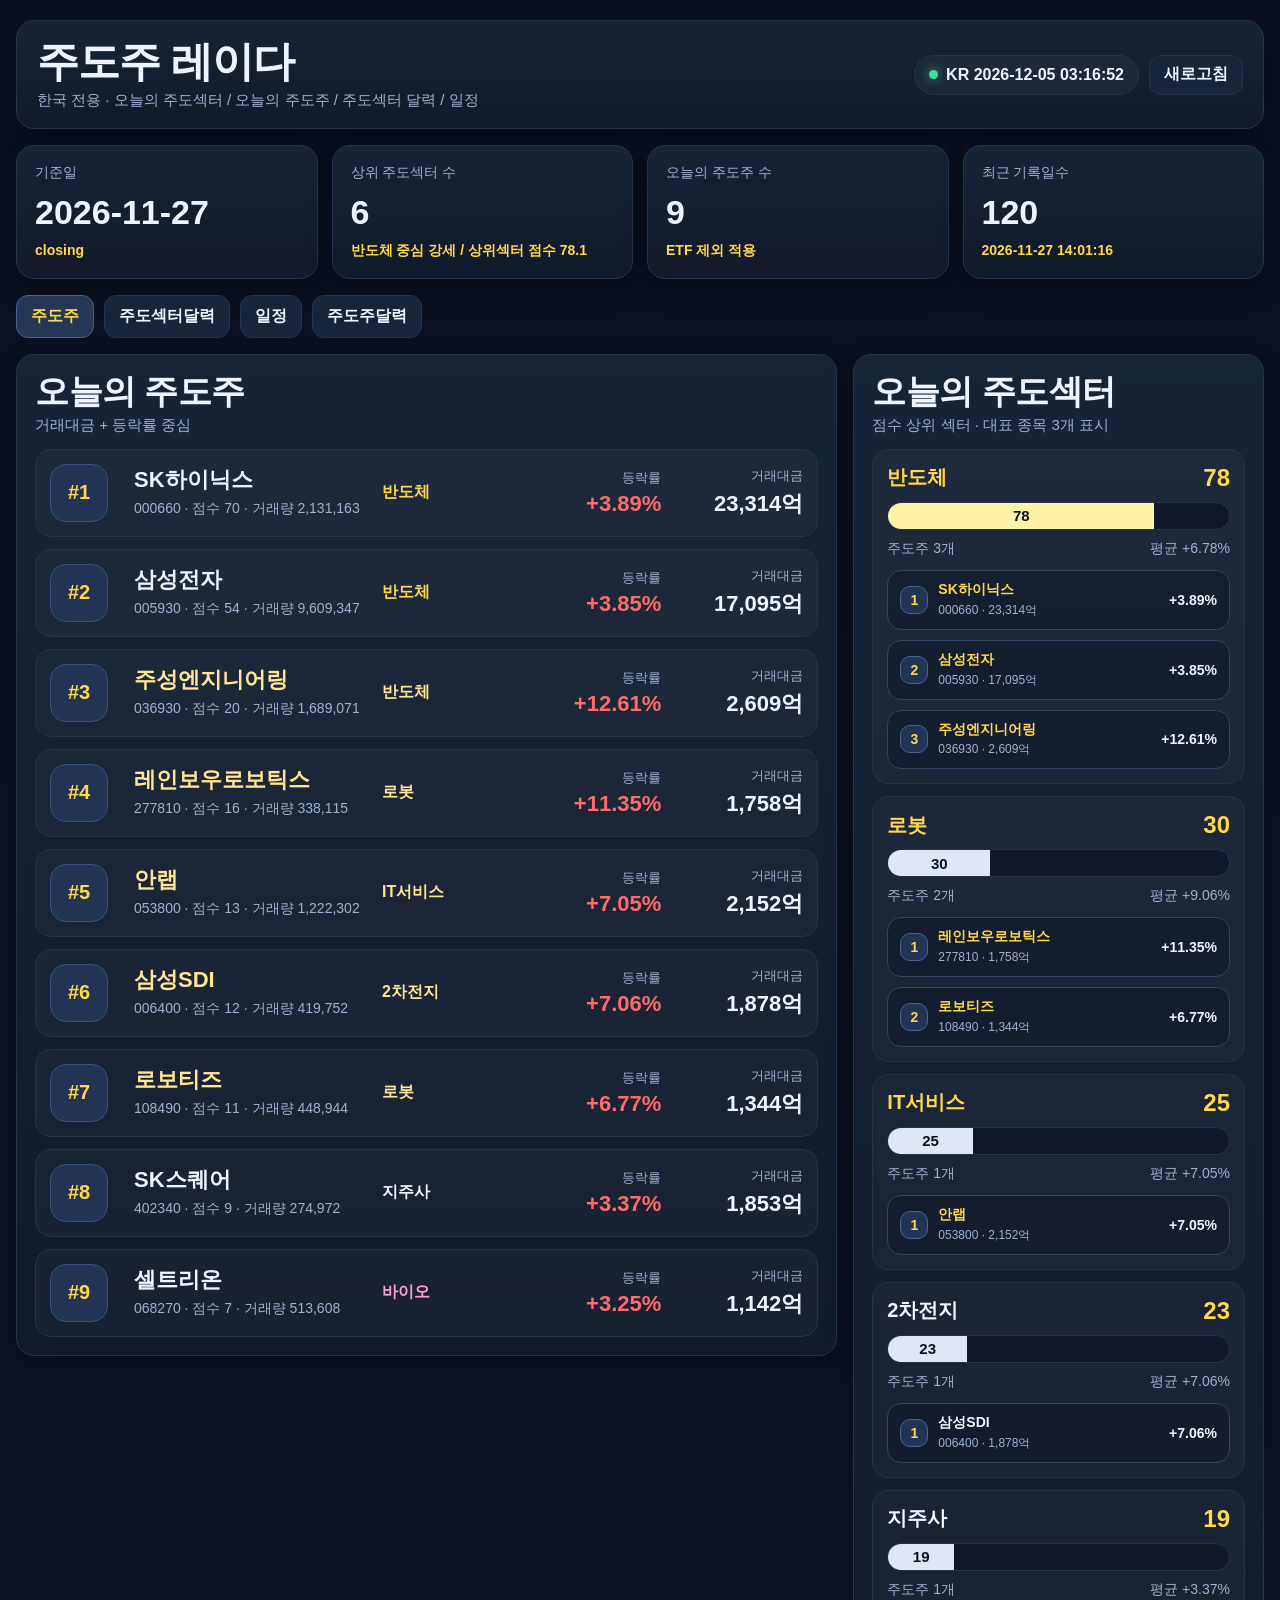
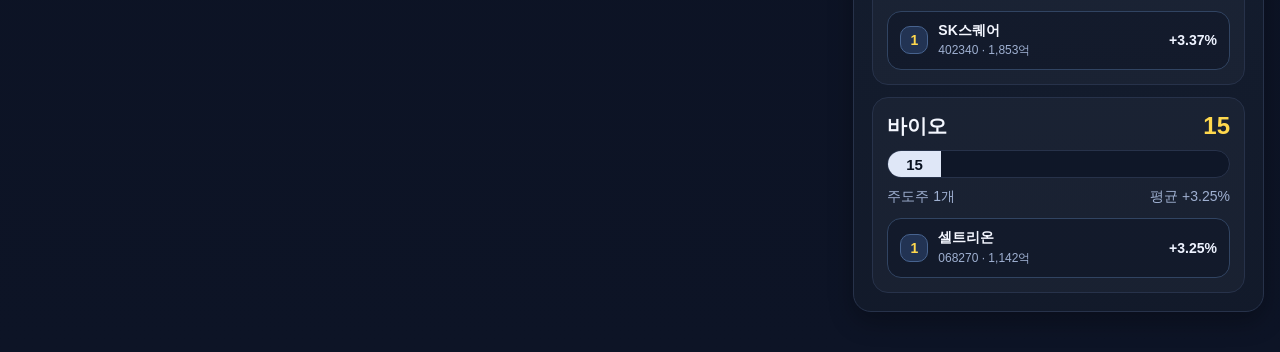
<file: index.html>
<!DOCTYPE html>
<html lang="ko">
<head>
  <meta charset="UTF-8" />
  <meta http-equiv="refresh" content="0; url=./app/index.html" />
  <meta name="viewport" content="width=device-width, initial-scale=1.0" />
  <title>Top-Sector-KR</title>
  <script>
    window.location.replace("./app/index.html");
  </script>
</head>
<body>
  <p>대시보드로 이동 중입니다...</p>
  <p><a href="./app/index.html">자동 이동이 안 되면 여기를 클릭하세요.</a></p>
</body>
</html>
</file>
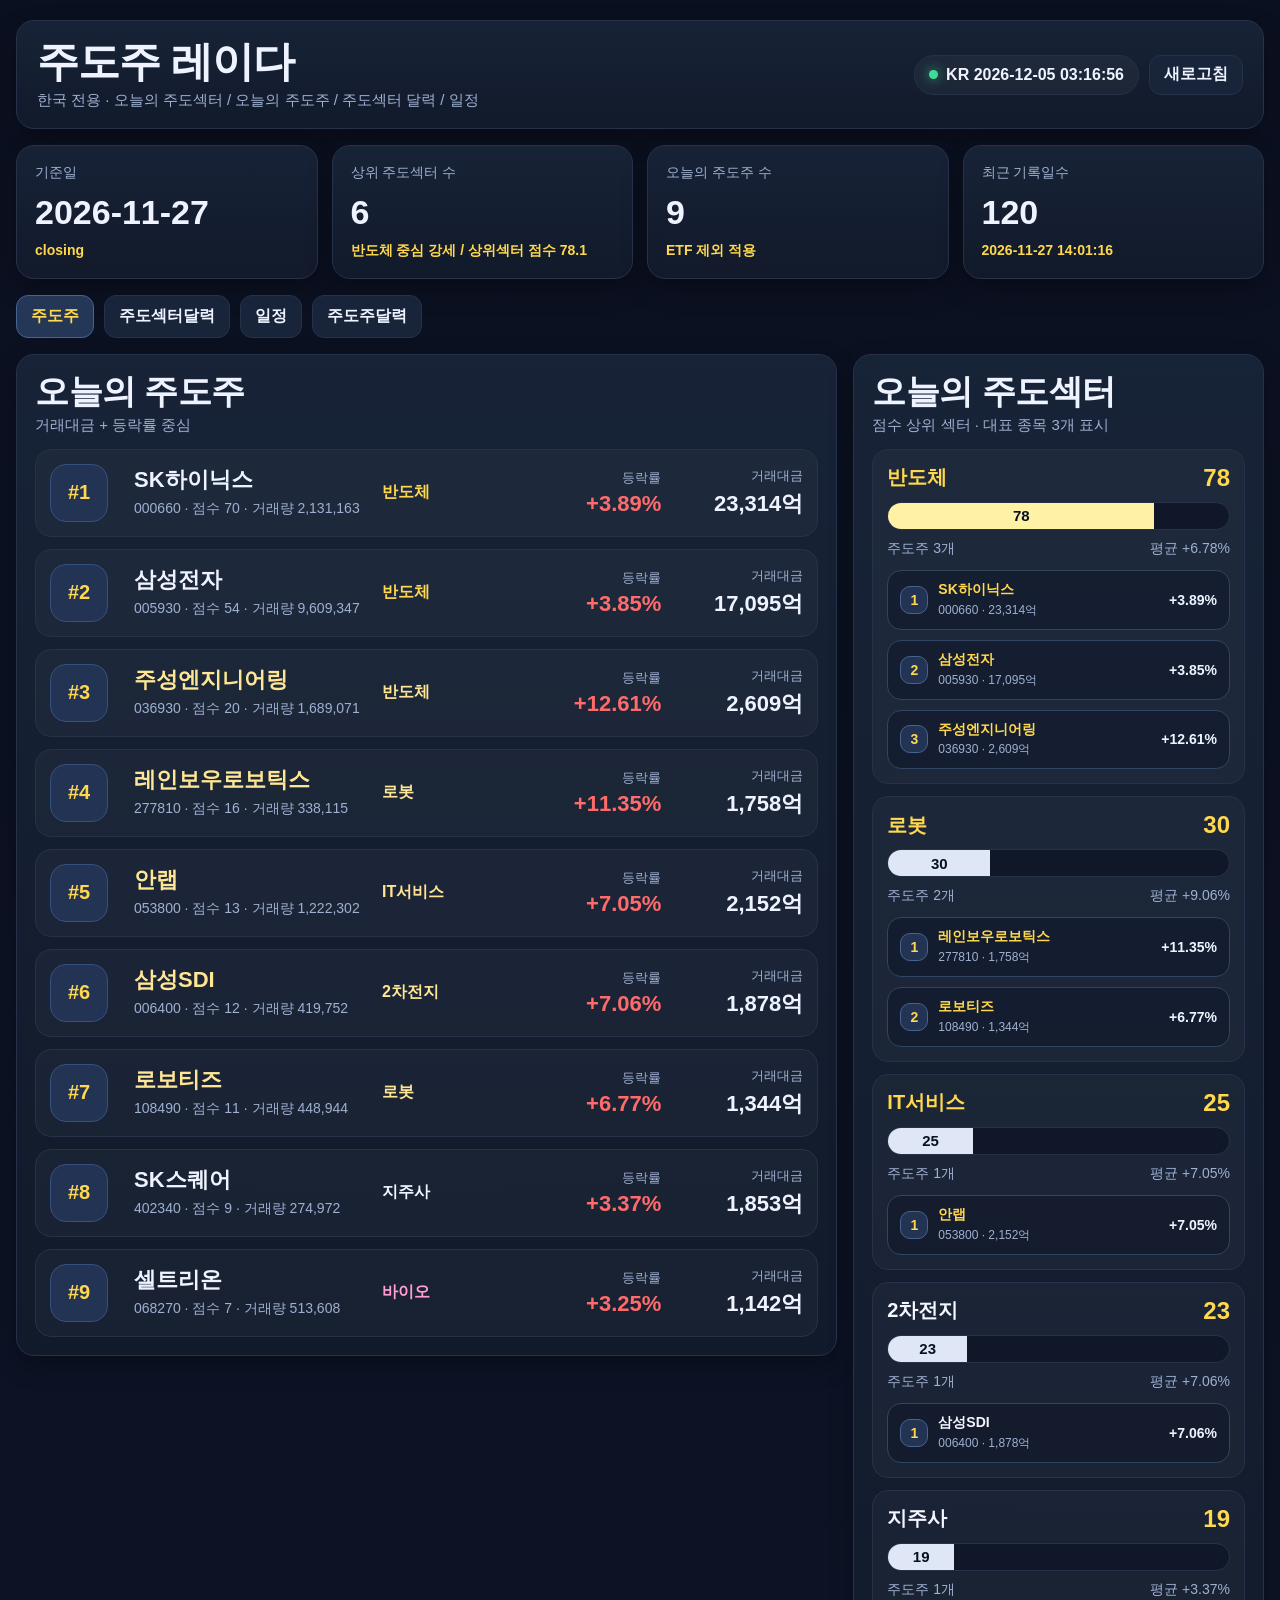
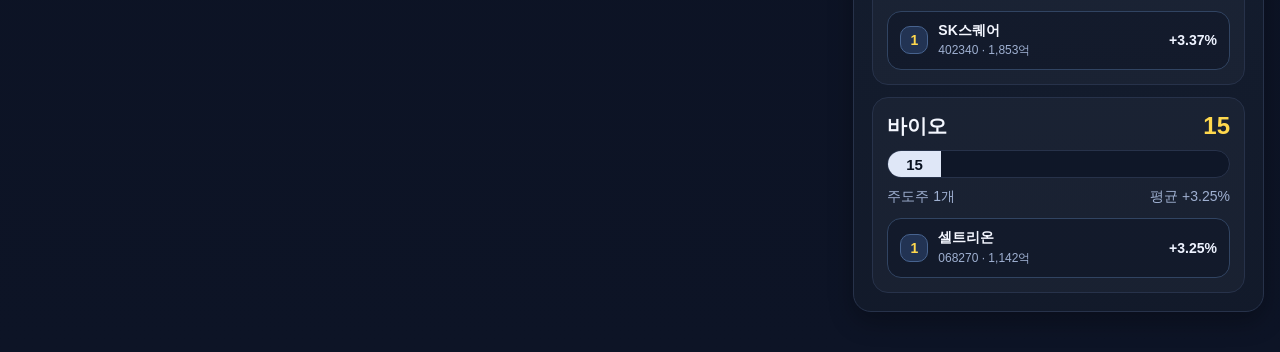
<file: app/index.html>
<!DOCTYPE html>
<html lang="ko">
<head>
  <meta charset="UTF-8" />
  <meta name="viewport" content="width=device-width, initial-scale=1.0" />
  <title>Top Sector KR</title>
  <link rel="stylesheet" href="app.css" />
</head>
<body>
  <div class="app">
    <header class="topbar">
      <div class="brand-card panel">
        <div>
          <h1>주도주 레이다</h1>
          <p class="sub">한국 전용 · 오늘의 주도섹터 / 오늘의 주도주 / 주도섹터 달력 / 일정</p>
        </div>
        <div class="topbar-right">
          <div class="chip"><span class="dot"></span><span id="krClock">KR --:--:--</span></div>
          <button id="refreshBtn" class="refresh-btn">새로고침</button>
        </div>
      </div>
    </header>

    <section class="hero-grid">
      <div class="panel hero-card">
        <div class="hero-label">기준일</div>
        <div id="heroTradeDate" class="hero-value">-</div>
        <div id="heroSession" class="hero-sub">-</div>
      </div>
      <div class="panel hero-card">
        <div class="hero-label">상위 주도섹터 수</div>
        <div id="heroSectorCount" class="hero-value">-</div>
        <div id="heroMarketBias" class="hero-sub">-</div>
      </div>
      <div class="panel hero-card">
        <div class="hero-label">오늘의 주도주 수</div>
        <div id="heroLeaderCount" class="hero-value">-</div>
        <div id="heroFilteredEtf" class="hero-sub">-</div>
      </div>
      <div class="panel hero-card">
        <div class="hero-label">최근 기록일수</div>
        <div id="heroHistoryCount" class="hero-value">-</div>
        <div id="heroUpdatedAt" class="hero-sub">-</div>
      </div>
    </section>

    <nav class="main-tabs">
      <button class="tab-btn active" data-tab="dashboard">주도주</button>
      <button class="tab-btn" data-tab="calendar">주도섹터달력</button>
      <button class="tab-btn" data-tab="schedule">일정</button>
      <button class="tab-btn" data-tab="leadercal">주도주달력</button>
    </nav>

    <main>
      <section id="screen-dashboard" class="screen active">
        <div class="dashboard-grid">
          <div class="main-col">
            <section class="panel">
              <div class="section-head">
                <div>
                  <h2>오늘의 주도주</h2>
                  <p class="sub">거래대금 + 등락률 중심</p>
                </div>
              </div>
              <div id="leadersList" class="list-wrap"></div>
            </section>
          </div>

          <div class="side-col">
            <section class="panel">
              <div class="section-head">
                <div>
                  <h2>오늘의 주도섹터</h2>
                  <p class="sub">점수 상위 섹터 · 대표 종목 3개 표시</p>
                </div>
              </div>
              <div id="sectorCards" class="sector-wrap"></div>
            </section>
          </div>
        </div>
      </section>

      <section id="screen-calendar" class="screen">
        <div class="calendar-layout">
          <div class="main-col">
            <section class="panel">
              <div class="section-head">
                <div>
                  <h2>주도섹터 달력</h2>
                  <p class="sub">최근 누적 기록 기준 · 월~금 표시</p>
                </div>
                <div class="calendar-nav">
                  <button id="prevMonthBtn" class="nav-btn">◀ 이전달</button>
                  <button id="todayMonthBtn" class="nav-btn">오늘</button>
                  <button id="nextMonthBtn" class="nav-btn">다음달 ▶</button>
                </div>
              </div>
              <div class="calendar-headline" id="calendarMonthLabel">-</div>
              <div class="weekday-grid" id="weekdayGrid"></div>
              <div class="calendar-grid" id="calendarGrid"></div>
            </section>
          </div>

          <div class="side-col">
            <section class="panel">
              <div class="section-head">
                <div>
                  <h2>최근 20거래일 섹터 카운트</h2>
                  <p class="sub">80점 이상 기준 · 3거래일 미등장 시 -1</p>
                </div>
              </div>
              <div id="recentCounts" class="count-wrap"></div>
            </section>

            <section class="panel">
              <div class="section-head">
                <div>
                  <h2>오늘의 주도섹터 요약</h2>
                  <p class="sub">달력 기준 요약</p>
                </div>
              </div>
              <div id="todaySectorSummary" class="count-wrap"></div>
            </section>
          </div>
        </div>
      </section>

      <section id="screen-schedule" class="screen">
        <div class="calendar-layout">
          <div class="main-col">
            <section class="panel">
              <div class="section-head">
                <div>
                  <h2>일정</h2>
                  <p class="sub">공식 일정 + 수동 일정 · 월~금 표시</p>
                </div>
                <div class="calendar-nav">
                  <button id="prevScheduleMonthBtn" class="nav-btn">◀ 이전달</button>
                  <button id="todayScheduleMonthBtn" class="nav-btn">오늘</button>
                  <button id="nextScheduleMonthBtn" class="nav-btn">다음달 ▶</button>
                </div>
              </div>

              <div class="schedule-toolbar">
                <div class="schedule-filter-chip active" data-schedule-filter="all">전체</div>
                <div class="schedule-filter-chip" data-schedule-filter="KR">한국</div>
                <div class="schedule-filter-chip" data-schedule-filter="US">미국</div>
                <div class="schedule-filter-chip" data-schedule-filter="manual">수동 일정</div>
              </div>

              <div class="calendar-headline" id="scheduleMonthLabel">-</div>
              <div class="weekday-grid" id="scheduleWeekdayGrid"></div>
              <div class="calendar-grid schedule-grid" id="scheduleGrid"></div>
            </section>
          </div>

          <div class="side-col">
            <section class="panel">
              <div class="section-head">
                <div>
                  <h2>이번달 핵심 일정</h2>
                  <p class="sub">노란 강조 = FOMC / 옵션만기 / 선옵만기</p>
                </div>
              </div>
              <div id="scheduleSummaryList" class="count-wrap"></div>
            </section>

            <section class="panel">
              <div class="section-head">
                <div>
                  <h2>수동 일정 안내</h2>
                  <p class="sub">repo 반영 시 사이트에서 바로 표시</p>
                </div>
              </div>
              <div class="count-wrap">
                <div class="count-item">
                  <div class="count-title">manual_events.json</div>
                  <div class="count-body">한국/미국 기업 실적, 개인 체크 일정은 직접 추가하면 됩니다.</div>
                </div>
                <div class="count-item">
                  <div class="count-title">시간 표기 규칙</div>
                  <div class="count-body">미국 일정은 미국 현지일·현지시간(ET), 한국 일정은 한국 날짜 기준으로 표시합니다.</div>
                </div>
              </div>
            </section>
          </div>
        </div>
      </section>

      <section id="screen-leadercal" class="screen">
        <div class="calendar-layout">
          <div class="main-col">
            <section class="panel">
              <div class="section-head">
                <div>
                  <h2>주도주 달력</h2>
                  <p class="sub">1순위 주도섹터의 주도주 · 월~금 표시</p>
                </div>
                <div class="calendar-nav">
                  <button id="prevLeaderMonthBtn" class="nav-btn">◀ 이전달</button>
                  <button id="todayLeaderMonthBtn" class="nav-btn">오늘</button>
                  <button id="nextLeaderMonthBtn" class="nav-btn">다음달 ▶</button>
                </div>
              </div>
              <div class="calendar-headline" id="leaderMonthLabel">-</div>
              <div class="weekday-grid" id="leaderWeekdayGrid"></div>
              <div class="calendar-grid" id="leaderCalendarGrid"></div>
            </section>
            <div id="leader-calendar-extra"></div>
          </div>
        </div>
      </section>
    </main>
  </div>

  <script src="app.js"></script>
  <script>
    // 주도주달력 탭 (독립 동작: 오류가 나도 기존 탭에 영향 없음)
    try {
      (function () {
        const LEADER_CAL_DEFAULT = { version: 1, days: {} };
        const leaderCal = {
          data: LEADER_CAL_DEFAULT,
          baseMonth: null,
          viewMonth: null
        };

        function monthIndex(d) {
          return d.getFullYear() * 12 + d.getMonth();
        }

        function monthFromIndex(idx) {
          return new Date(Math.floor(idx / 12), idx % 12, 1);
        }

        async function loadLeaderCalendar() {
          const [calendar, board] = await Promise.all([
            safeFetchJson(`../data/leader_stock_calendar_history.json`, LEADER_CAL_DEFAULT),
            safeFetchJson(`../data/leader_board.json`, {})
          ]);
          leaderCal.data = calendar && typeof calendar.days === "object" && calendar.days ? calendar : LEADER_CAL_DEFAULT;
          const parsed = parseYmdLocal(board?.meta?.trade_date);
          const base = parsed || new Date();
          leaderCal.baseMonth = new Date(base.getFullYear(), base.getMonth(), 1);
          leaderCal.viewMonth = leaderCal.baseMonth;
        }

        function buildLeaderMonthCells(dateObj, days) {
          const year = dateObj.getFullYear();
          const month = dateObj.getMonth();
          const firstDay = new Date(year, month, 1);
          const lastDay = new Date(year, month + 1, 0).getDate();

          const cells = [];
          const firstWeekday = firstDay.getDay();
          const mondayOffset = firstWeekday === 0 || firstWeekday === 6 ? 0 : firstWeekday - 1;

          for (let i = 0; i < mondayOffset; i += 1) {
            cells.push({ empty: true, day: "", stocks: [] });
          }

          for (let day = 1; day <= lastDay; day += 1) {
            const d = new Date(year, month, day);
            const weekday = d.getDay();
            if (weekday === 0 || weekday === 6) continue;
            const dateStr = formatDate(d);
            const found = days[dateStr];
            cells.push({
              empty: false,
              date: dateStr,
              day,
              sector: found?.sector || "",
              stocks: Array.isArray(found?.stocks) ? found.stocks : []
            });
          }
          return cells;
        }

        function renderLeaderCalendarCell(item) {
          if (item.empty) {
            return `<div class="calendar-cell" style="visibility:hidden;"></div>`;
          }

          const today = new Date();
          const todayStr = formatDate(new Date(today.getFullYear(), today.getMonth(), today.getDate()));
          const isToday = item.date === todayStr;

          const colorClass = item.sector ? getSectorColorClass(item.sector) : "";
          const body = item.stocks.length
            ? item.stocks
                .map((name) => `<div class="calendar-sector-item ${colorClass}">${escapeHtml(name)}</div>`)
                .join("")
            : `<div class="calendar-sector-item" style="color:#8fa0bf;">기록 없음</div>`;

          return `
            <div class="calendar-cell ${isToday ? "is-today" : ""}">
              <div class="calendar-day">${item.day}</div>
              <div class="calendar-sector-list">${body}</div>
            </div>
          `;
        }

        function renderLeaderCalendar() {
          try {
            setWeekdays("leaderWeekdayGrid");

            const label = document.getElementById("leaderMonthLabel");
            const grid = document.getElementById("leaderCalendarGrid");
            if (!label || !grid || !leaderCal.viewMonth) return;

            const current = leaderCal.viewMonth;
            label.textContent = `${current.getFullYear()}년 ${current.getMonth() + 1}월`;

            const cells = buildLeaderMonthCells(current, leaderCal.data.days || {});
            grid.innerHTML = cells.map(renderLeaderCalendarCell).join("");

            const baseIdx = monthIndex(leaderCal.baseMonth);
            const viewIdx = monthIndex(current);
            const prev = document.getElementById("prevLeaderMonthBtn");
            const next = document.getElementById("nextLeaderMonthBtn");
            if (prev) prev.disabled = viewIdx <= baseIdx - 6;
            if (next) next.disabled = viewIdx >= baseIdx + 1;
          } catch (error) {
            console.warn("leader calendar render failed", error);
          }
        }

        function moveLeaderMonth(delta) {
          try {
            if (!leaderCal.baseMonth || !leaderCal.viewMonth) return;
            const baseIdx = monthIndex(leaderCal.baseMonth);
            const target = monthIndex(leaderCal.viewMonth) + delta;
            if (target < baseIdx - 6 || target > baseIdx + 1) return;
            leaderCal.viewMonth = monthFromIndex(target);
            renderLeaderCalendar();
          } catch (error) {
            console.warn("leader calendar nav failed", error);
          }
        }

        async function initLeaderCalendar() {
          try {
            await loadLeaderCalendar();
            renderLeaderCalendar();
          } catch (error) {
            console.warn("leader calendar init failed", error);
          }
        }

        document.addEventListener("DOMContentLoaded", () => {
          try {
            document.getElementById("prevLeaderMonthBtn")?.addEventListener("click", () => moveLeaderMonth(-1));
            document.getElementById("nextLeaderMonthBtn")?.addEventListener("click", () => moveLeaderMonth(1));
            document.getElementById("todayLeaderMonthBtn")?.addEventListener("click", () => {
              try {
                if (!leaderCal.baseMonth) return;
                leaderCal.viewMonth = leaderCal.baseMonth;
                renderLeaderCalendar();
              } catch (error) {
                console.warn("leader calendar today failed", error);
              }
            });
            document.getElementById("refreshBtn")?.addEventListener("click", () => {
              initLeaderCalendar();
            });
            initLeaderCalendar();
          } catch (error) {
            console.warn("leader calendar bind failed", error);
          }
        });
      })();
    } catch (error) {
      console.warn("leader calendar script failed", error);
    }
  </script>
</body>
</html>
</file>
<file: app/app.css>
:root {
  --bg: #0b1020;
  --panel: #121a2b;
  --line: #27324a;
  --text: #eef3ff;
  --muted: #9fb0d1;
  --yellow: #ffd84d;
  --orange: #ff9f43;
  --red: #ff6b6b;
  --blue: #6ea8fe;
  --green: #3ddc97;
  --shadow: 0 10px 24px rgba(0, 0, 0, 0.28);
}

* { box-sizing: border-box; }

html, body {
  margin: 0;
  padding: 0;
  background: linear-gradient(180deg, #0b1020 0%, #0d1426 100%);
  color: var(--text);
  font-family: "Malgun Gothic", "Apple SD Gothic Neo", "Noto Sans KR", sans-serif;
}

body { min-height: 100vh; }
button { font: inherit; }

.app {
  width: 100%;
  max-width: 1480px;
  margin: 0 auto;
  padding: 20px 16px 40px;
}

.panel {
  background: linear-gradient(180deg, rgba(24, 35, 56, 0.96) 0%, rgba(18, 26, 43, 0.96) 100%);
  border: 1px solid var(--line);
  border-radius: 18px;
  box-shadow: var(--shadow);
  padding: 18px;
}

.topbar { margin-bottom: 16px; }

.brand-card {
  display: flex;
  justify-content: space-between;
  align-items: center;
  gap: 16px;
  padding: 18px 20px;
}

.brand-card h1 {
  margin: 0 0 6px;
  font-size: 42px;
  line-height: 1.1;
  font-weight: 800;
  letter-spacing: -1px;
}

.sub {
  margin: 0;
  color: var(--muted);
  font-size: 15px;
}

.topbar-right {
  display: flex;
  align-items: center;
  gap: 10px;
  flex-wrap: wrap;
}

.chip {
  display: inline-flex;
  align-items: center;
  gap: 8px;
  min-height: 40px;
  padding: 0 14px;
  border: 1px solid var(--line);
  border-radius: 999px;
  background: rgba(255,255,255,0.04);
  color: var(--text);
  font-weight: 700;
}

.dot {
  width: 9px;
  height: 9px;
  border-radius: 50%;
  background: var(--green);
  box-shadow: 0 0 12px rgba(61,220,151,0.8);
}

.refresh-btn, .nav-btn, .tab-btn {
  border: 1px solid var(--line);
  border-radius: 12px;
  background: #18243a;
  color: var(--text);
  cursor: pointer;
  transition: 0.18s ease;
}

.refresh-btn { min-height: 40px; padding: 0 14px; font-weight: 700; }
.nav-btn, .tab-btn { padding: 10px 14px; font-weight: 700; }

.refresh-btn:hover, .nav-btn:hover, .tab-btn:hover {
  transform: translateY(-1px);
  border-color: #3a4d70;
  background: #1d2b46;
}

.hero-grid {
  display: grid;
  grid-template-columns: repeat(4, minmax(0, 1fr));
  gap: 14px;
  margin-bottom: 16px;
}

.hero-card { min-height: 128px; }
.hero-label { color: var(--muted); font-size: 14px; margin-bottom: 12px; }
.hero-value { font-size: 34px; font-weight: 800; line-height: 1.1; margin-bottom: 10px; }
.hero-sub { color: var(--yellow); font-size: 14px; font-weight: 700; }

.main-tabs {
  display: flex;
  gap: 10px;
  margin-bottom: 16px;
  flex-wrap: wrap;
}

.tab-btn.active {
  background: #243757;
  border-color: #47638f;
  color: var(--yellow);
}

.screen { display: none; }
.screen.active { display: block; }

.dashboard-grid, .calendar-layout {
  display: grid;
  grid-template-columns: minmax(0, 2fr) minmax(320px, 1fr);
  gap: 16px;
}

.main-col, .side-col { min-width: 0; }

.section-head {
  display: flex;
  justify-content: space-between;
  align-items: center;
  gap: 12px;
  margin-bottom: 14px;
}

.section-head h2 {
  margin: 0 0 6px;
  font-size: 34px;
  line-height: 1.1;
  font-weight: 800;
  letter-spacing: -0.5px;
}

.list-wrap, .sector-wrap, .count-wrap, .calendar-grid, .weekday-grid {
  min-width: 0;
}

.list-wrap, .sector-wrap, .count-wrap {
  display: flex;
  flex-direction: column;
  gap: 12px;
}

.leader-card {
  display: grid;
  grid-template-columns: 72px minmax(0, 1.5fr) minmax(0, 1fr) 110px 130px;
  gap: 12px;
  align-items: center;
  padding: 14px;
  border: 1px solid var(--line);
  border-radius: 16px;
  background: rgba(255,255,255,0.03);
}

.rank-badge {
  display: inline-flex;
  justify-content: center;
  align-items: center;
  width: 58px;
  height: 58px;
  border-radius: 16px;
  background: #223353;
  border: 1px solid #355180;
  font-weight: 800;
  font-size: 20px;
  color: var(--yellow);
}

.leader-main { min-width: 0; }

.leader-name {
  font-size: 22px;
  font-weight: 800;
  line-height: 1.2;
  margin-bottom: 6px;
}

.leader-name.highlight-strong,
.leader-sector.highlight-strong {
  color: var(--yellow);
  font-weight: 900;
}

.leader-name.highlight-mid,
.leader-sector.highlight-mid {
  color: #ffe694;
}

.leader-meta {
  color: var(--muted);
  font-size: 14px;
  line-height: 1.4;
}

.leader-sector {
  font-size: 16px;
  font-weight: 700;
}

.metric-box { text-align: right; }
.metric-label { color: var(--muted); font-size: 13px; margin-bottom: 4px; }
.metric-value { font-size: 22px; font-weight: 800; white-space: nowrap; }
.metric-value.up { color: var(--red); }
.metric-value.down { color: var(--blue); }

.sector-card {
  padding: 14px;
  border: 1px solid var(--line);
  border-radius: 16px;
  background: rgba(255,255,255,0.03);
}

.sector-top {
  display: flex;
  justify-content: space-between;
  align-items: center;
  gap: 12px;
  margin-bottom: 10px;
}

.sector-name { font-size: 20px; font-weight: 800; }
.sector-score { font-size: 24px; font-weight: 900; color: var(--yellow); }

.score-bar {
  position: relative;
  width: 100%;
  height: 28px;
  border-radius: 999px;
  overflow: hidden;
  background: #0f1728;
  border: 1px solid var(--line);
}

.score-bar-fill {
  height: 100%;
  display: flex;
  align-items: center;
  justify-content: center;
  color: #08111f;
  font-weight: 900;
  font-size: 15px;
  min-width: 44px;
}

.score-bar-fill.band-90 { background: var(--orange); }
.score-bar-fill.band-80 { background: var(--yellow); }
.score-bar-fill.band-70 { background: #fff2a6; }
.score-bar-fill.band-low { background: #dfe7f7; }

.sector-sub {
  display: flex;
  justify-content: space-between;
  gap: 12px;
  margin-top: 10px;
  color: var(--muted);
  font-size: 14px;
}

.sector-leader-list {
  display: flex;
  flex-direction: column;
  gap: 10px;
  margin-top: 12px;
}

.sector-leader-item {
  display: flex;
  justify-content: space-between;
  align-items: center;
  gap: 12px;
  padding: 10px 12px;
  border: 1px solid #314462;
  border-radius: 14px;
  background: rgba(7, 14, 29, 0.35);
}

.sector-leader-left {
  display: flex;
  align-items: center;
  gap: 10px;
  min-width: 0;
}

.sector-leader-rank {
  width: 28px;
  height: 28px;
  border-radius: 10px;
  display: inline-flex;
  align-items: center;
  justify-content: center;
  border: 1px solid #47638f;
  background: #223353;
  color: var(--yellow);
  font-size: 14px;
  font-weight: 900;
  flex-shrink: 0;
}

.sector-leader-main { min-width: 0; }
.sector-leader-name {
  font-size: 14px;
  font-weight: 800;
  line-height: 1.2;
  margin-bottom: 4px;
}
.sector-leader-meta {
  font-size: 12px;
  color: var(--muted);
}
.sector-leader-change {
  font-size: 14px;
  font-weight: 900;
  flex-shrink: 0;
}

.calendar-headline {
  margin-bottom: 12px;
  font-size: 24px;
  font-weight: 800;
  color: var(--yellow);
}

.weekday-grid {
  display: grid;
  grid-template-columns: repeat(5, minmax(0, 1fr));
  gap: 8px;
  margin-bottom: 8px;
}

.weekday-cell {
  text-align: center;
  padding: 10px 8px;
  border-radius: 12px;
  border: 1px solid var(--line);
  background: rgba(255,255,255,0.03);
  color: #8fe7d3;
  font-weight: 800;
}

.calendar-grid {
  display: grid;
  grid-template-columns: repeat(5, minmax(0, 1fr));
  gap: 8px;
}

.calendar-cell {
  min-height: 122px;
  padding: 10px;
  border-radius: 14px;
  border: 1px solid var(--line);
  background: rgba(255,255,255,0.03);
}

.calendar-day {
  font-size: 14px;
  font-weight: 800;
  color: var(--yellow);
  margin-bottom: 8px;
}

.calendar-sector-list {
  display: flex;
  flex-direction: column;
  gap: 6px;
}

.calendar-sector-item {
  font-size: 13px;
  line-height: 1.35;
  font-weight: 700;
  word-break: keep-all;
}

.count-item {
  padding: 14px;
  border: 1px solid var(--line);
  border-radius: 16px;
  background: rgba(255,255,255,0.03);
}

.count-title {
  font-size: 16px;
  font-weight: 800;
  margin-bottom: 8px;
}

.count-body {
  color: var(--text);
  font-size: 14px;
  line-height: 1.5;
}

.count-summary-grid {
  display: grid;
  grid-template-columns: repeat(2, minmax(0, 1fr));
  gap: 12px;
  margin-bottom: 12px;
}

.count-summary-card {
  padding: 14px;
  border: 1px solid var(--line);
  border-radius: 16px;
  background: rgba(255,255,255,0.03);
}

.count-summary-label {
  color: var(--muted);
  font-size: 13px;
  margin-bottom: 6px;
}

.count-summary-value {
  color: var(--text);
  font-size: 18px;
  font-weight: 900;
  margin-bottom: 4px;
}

.count-summary-sub {
  color: var(--yellow);
  font-size: 12px;
  font-weight: 700;
}

.count-graph-panel {
  padding: 14px;
  border: 1px solid var(--line);
  border-radius: 16px;
  background: rgba(255,255,255,0.03);
}

.count-graph-caption {
  color: var(--muted);
  font-size: 13px;
  margin-bottom: 12px;
}

.count-graph-list {
  display: flex;
  flex-direction: column;
  gap: 10px;
}

.count-graph-row {
  display: grid;
  grid-template-columns: 26px 90px minmax(0, 1fr) 44px;
  gap: 8px;
  align-items: center;
}

.count-graph-rank, .count-graph-value {
  font-size: 13px;
  font-weight: 800;
}

.count-graph-name {
  font-size: 14px;
  font-weight: 800;
}

.count-graph-track {
  display: grid;
  grid-template-columns: repeat(20, minmax(0, 1fr));
  gap: 4px;
  align-items: center;
}

.count-dot {
  height: 12px;
  border-radius: 999px;
  background: rgba(255,255,255,0.09);
  border: 1px solid rgba(255,255,255,0.06);
}
.count-dot.active.sector-color-yellow { background: #ffd84d; }
.count-dot.active.sector-color-cyan { background: #68d4ff; }
.count-dot.active.sector-color-orange { background: #ff9f43; }
.count-dot.active.sector-color-red { background: #ff6b6b; }
.count-dot.active.sector-color-blue { background: #6ea8fe; }
.count-dot.active.sector-color-green { background: #3ddc97; }
.count-dot.active.sector-color-violet { background: #b68cff; }
.count-dot.active.sector-color-pink { background: #ff8cc6; }
.count-dot.active.sector-color-lime { background: #b8f56a; }
.count-dot.active.sector-color-gold { background: #ffca5c; }
.count-dot.active.sector-color-silver { background: #d7deea; }
.count-dot.active.sector-color-white { background: #f2f6ff; }
.count-dot.active.sector-color-mint { background: #77f0d1; }
.count-dot.active.sector-color-sand { background: #e8c98a; }
.count-dot.active.sector-color-default { background: #dfe7f7; }

.calendar-nav {
  display: flex;
  gap: 8px;
  flex-wrap: wrap;
}

.empty-state {
  padding: 20px;
  border: 1px dashed #3a4b68;
  border-radius: 14px;
  color: var(--muted);
  text-align: center;
}

.sector-color-yellow { color: #ffd84d; }
.sector-color-cyan { color: #68d4ff; }
.sector-color-orange { color: #ffb16b; }
.sector-color-red { color: #ff8080; }
.sector-color-blue { color: #7eb7ff; }
.sector-color-green { color: #67ecb2; }
.sector-color-violet { color: #c2a0ff; }
.sector-color-pink { color: #ff9ed3; }
.sector-color-lime { color: #c7ff75; }
.sector-color-gold { color: #ffd36e; }
.sector-color-silver { color: #dde5f1; }
.sector-color-white { color: #f4f7ff; }
.sector-color-mint { color: #91f5dc; }
.sector-color-sand { color: #f0d8a1; }
.sector-color-default { color: #eef3ff; }

@media (max-width: 1180px) {
  .hero-grid { grid-template-columns: repeat(2, minmax(0, 1fr)); }
  .dashboard-grid, .calendar-layout { grid-template-columns: 1fr; }
  .leader-card { grid-template-columns: 72px minmax(0, 1fr); }
  .metric-box, .leader-sector { text-align: left; }
}

@media (max-width: 760px) {
  .app {
    padding: 8px 6px 18px;
  }

  .topbar { margin-bottom: 8px; }

  .panel {
    padding: 10px;
    border-radius: 12px;
  }

  .brand-card {
    flex-direction: column;
    align-items: flex-start;
    gap: 8px;
    padding: 10px 12px;
  }

  .brand-card h1 {
    font-size: 20px;
    margin: 0 0 2px;
    letter-spacing: -0.6px;
  }

  .sub {
    font-size: 11px;
    line-height: 1.35;
  }

  .topbar-right {
    width: 100%;
    justify-content: space-between;
    gap: 6px;
  }

  .chip {
    min-height: 30px;
    padding: 0 10px;
    font-size: 12px;
    gap: 6px;
  }

  .dot {
    width: 7px;
    height: 7px;
  }

  .refresh-btn {
    min-height: 30px;
    padding: 0 10px;
    font-size: 12px;
    border-radius: 10px;
  }

  .hero-grid {
    grid-template-columns: repeat(2, minmax(0, 1fr));
    gap: 6px;
    margin-bottom: 8px;
  }

  .hero-card {
    min-height: 72px;
    padding: 8px 9px 7px;
  }

  .hero-label {
    font-size: 11px;
    margin-bottom: 5px;
  }

  .hero-value {
    font-size: 15px;
    margin-bottom: 4px;
    letter-spacing: -0.4px;
  }

  .hero-sub {
    font-size: 10px;
    line-height: 1.2;
    display: -webkit-box;
    -webkit-line-clamp: 2;
    -webkit-box-orient: vertical;
    overflow: hidden;
  }

  .main-tabs {
    gap: 6px;
    margin-bottom: 8px;
  }

  .tab-btn {
    padding: 7px 10px;
    font-size: 12px;
    border-radius: 10px;
  }

  .dashboard-grid,
  .calendar-layout {
    grid-template-columns: 1fr;
    gap: 8px;
  }

  .section-head {
    gap: 8px;
    margin-bottom: 8px;
    align-items: flex-start;
  }

  .section-head h2 {
    font-size: 18px;
    margin: 0 0 2px;
    letter-spacing: -0.3px;
  }

  .list-wrap, .sector-wrap, .count-wrap {
    gap: 8px;
  }

  .leader-card {
    grid-template-columns: 40px minmax(0, 1fr) minmax(0, 1fr);
    grid-template-areas:
      "rank main main"
      "rank sector sector"
      "rank change trading";
    gap: 4px 8px;
    padding: 8px;
    border-radius: 12px;
    align-items: start;
  }

  .rank-badge {
    grid-area: rank;
    width: 34px;
    height: 34px;
    border-radius: 11px;
    font-size: 13px;
    align-self: start;
  }

  .leader-main {
    grid-area: main;
    min-width: 0;
  }

  .leader-name {
    font-size: 15px;
    margin-bottom: 2px;
    line-height: 1.15;
  }

  .leader-meta {
    font-size: 10px;
    line-height: 1.25;
  }

  .leader-sector {
    grid-area: sector;
    font-size: 12px;
    line-height: 1.2;
    margin-top: 1px;
  }

  .leader-card > .metric-box:nth-child(4) {
    grid-area: change;
  }

  .leader-card > .metric-box:nth-child(5) {
    grid-area: trading;
  }

  .metric-box {
    text-align: left;
    display: flex;
    align-items: baseline;
    gap: 4px;
    min-width: 0;
  }

  .metric-label {
    font-size: 10px;
    margin-bottom: 0;
    flex-shrink: 0;
  }

  .metric-value {
    font-size: 12px;
    line-height: 1.1;
    white-space: nowrap;
  }

  .sector-card {
    padding: 10px;
    border-radius: 14px;
  }

  .sector-top {
    margin-bottom: 8px;
  }

  .sector-name {
    font-size: 16px;
  }

  .sector-score {
    font-size: 16px;
  }

  .score-bar {
    height: 22px;
  }

  .score-bar-fill {
    font-size: 12px;
    min-width: 36px;
  }

  .sector-sub {
    margin-top: 8px;
    font-size: 11px;
  }

  .sector-leader-list {
    gap: 6px;
    margin-top: 8px;
  }

  .sector-leader-item {
    padding: 7px 8px;
    gap: 8px;
    border-radius: 12px;
  }

  .sector-leader-rank {
    width: 22px;
    height: 22px;
    font-size: 11px;
    border-radius: 8px;
  }

  .sector-leader-name {
    font-size: 12px;
    margin-bottom: 2px;
  }

  .sector-leader-meta {
    font-size: 10px;
  }

  .sector-leader-change {
    font-size: 12px;
  }

  .calendar-nav {
    gap: 6px;
  }

  .nav-btn {
    padding: 7px 10px;
    font-size: 12px;
    border-radius: 10px;
  }

  .calendar-headline {
    margin-bottom: 8px;
    font-size: 18px;
  }

  .weekday-grid,
  .calendar-grid {
    gap: 6px;
  }

  .weekday-cell {
    padding: 7px 4px;
    font-size: 11px;
    border-radius: 10px;
  }

  .calendar-cell {
    min-height: 86px;
    padding: 7px;
    border-radius: 12px;
  }

  .calendar-day {
    font-size: 12px;
    margin-bottom: 5px;
  }

  .calendar-sector-list {
    gap: 4px;
  }

  .calendar-sector-item {
    font-size: 10px;
    line-height: 1.2;
  }

  .count-summary-grid {
    grid-template-columns: 1fr;
    gap: 8px;
    margin-bottom: 8px;
  }

  .count-summary-card,
  .count-item,
  .count-graph-panel {
    padding: 10px;
    border-radius: 12px;
  }

  .count-summary-label,
  .count-graph-caption {
    font-size: 11px;
  }

  .count-summary-value {
    font-size: 15px;
  }

  .count-summary-sub {
    font-size: 10px;
  }

  .count-title {
    font-size: 13px;
    margin-bottom: 6px;
    line-height: 1.3;
  }

  .count-body {
    font-size: 11px;
    line-height: 1.35;
  }

  .count-graph-list {
    gap: 8px;
  }

  .count-graph-row {
    grid-template-columns: 20px 54px minmax(0, 1fr) 30px;
    gap: 5px;
  }

  .count-graph-rank,
  .count-graph-value {
    font-size: 10px;
  }

  .count-graph-name {
    font-size: 11px;
  }

  .count-graph-track {
    gap: 2px;
  }

  .count-dot {
    height: 9px;
  }

  .empty-state {
    padding: 12px;
    font-size: 12px;
    border-radius: 12px;
  }
}


.schedule-toolbar {
  display: flex;
  gap: 8px;
  flex-wrap: wrap;
  margin-bottom: 12px;
}

.schedule-filter-chip {
  padding: 7px 12px;
  border: 1px solid var(--line);
  border-radius: 999px;
  background: rgba(255,255,255,0.03);
  color: var(--muted);
  font-size: 12px;
  font-weight: 800;
  cursor: pointer;
}

.schedule-filter-chip.active {
  color: var(--yellow);
  border-color: #47638f;
  background: #243757;
}

.schedule-grid .schedule-cell {
  min-height: 122px;
}

.schedule-event {
  padding: 4px 0;
  border-bottom: 1px dashed rgba(255,255,255,0.08);
}
.schedule-event:last-child {
  border-bottom: none;
}

.schedule-event-title {
  font-size: 12px;
  font-weight: 800;
  line-height: 1.25;
}

.schedule-event-meta {
  font-size: 10px;
  color: var(--muted);
  line-height: 1.2;
  margin-top: 2px;
}

.schedule-highlight-yellow { color: #ffd84d; }
.schedule-highlight-red { color: #ff8080; }
.schedule-highlight-blue { color: #7eb7ff; }
.schedule-highlight-manual { color: #91f5dc; }
.schedule-highlight-default { color: #eef3ff; }

.schedule-cell.is-today {
  border: 2px solid #ffd84d;
  box-shadow: 0 0 0 1px rgba(255, 216, 77, 0.18), 0 0 18px rgba(255, 216, 77, 0.12);
}

.schedule-cell.is-today .calendar-day {
  color: #ffd84d;
}

@media (max-width: 760px) {
  .schedule-toolbar {
    gap: 6px;
    margin-bottom: 8px;
  }

  .schedule-filter-chip {
    padding: 6px 10px;
    font-size: 11px;
  }

  .schedule-grid .schedule-cell {
    min-height: 92px;
  }

  .schedule-event-title {
    font-size: 10px;
  }

  .schedule-event-meta {
    font-size: 9px;
  }

  .schedule-cell.is-today {
    border-width: 2px;
    box-shadow: 0 0 0 1px rgba(255, 216, 77, 0.14), 0 0 12px rgba(255, 216, 77, 0.10);
  }
}


.calendar-cell.is-today {
  border: 2px solid #ffd84d;
  box-shadow: 0 0 0 1px rgba(255, 216, 77, 0.18), 0 0 18px rgba(255, 216, 77, 0.12);
}

.calendar-cell.is-today .calendar-day {
  color: #ffd84d;
}

@media (max-width: 760px) {
  .calendar-cell.is-today {
    border-width: 2px;
    box-shadow: 0 0 0 1px rgba(255, 216, 77, 0.14), 0 0 12px rgba(255, 216, 77, 0.10);
  }
}
</file>
